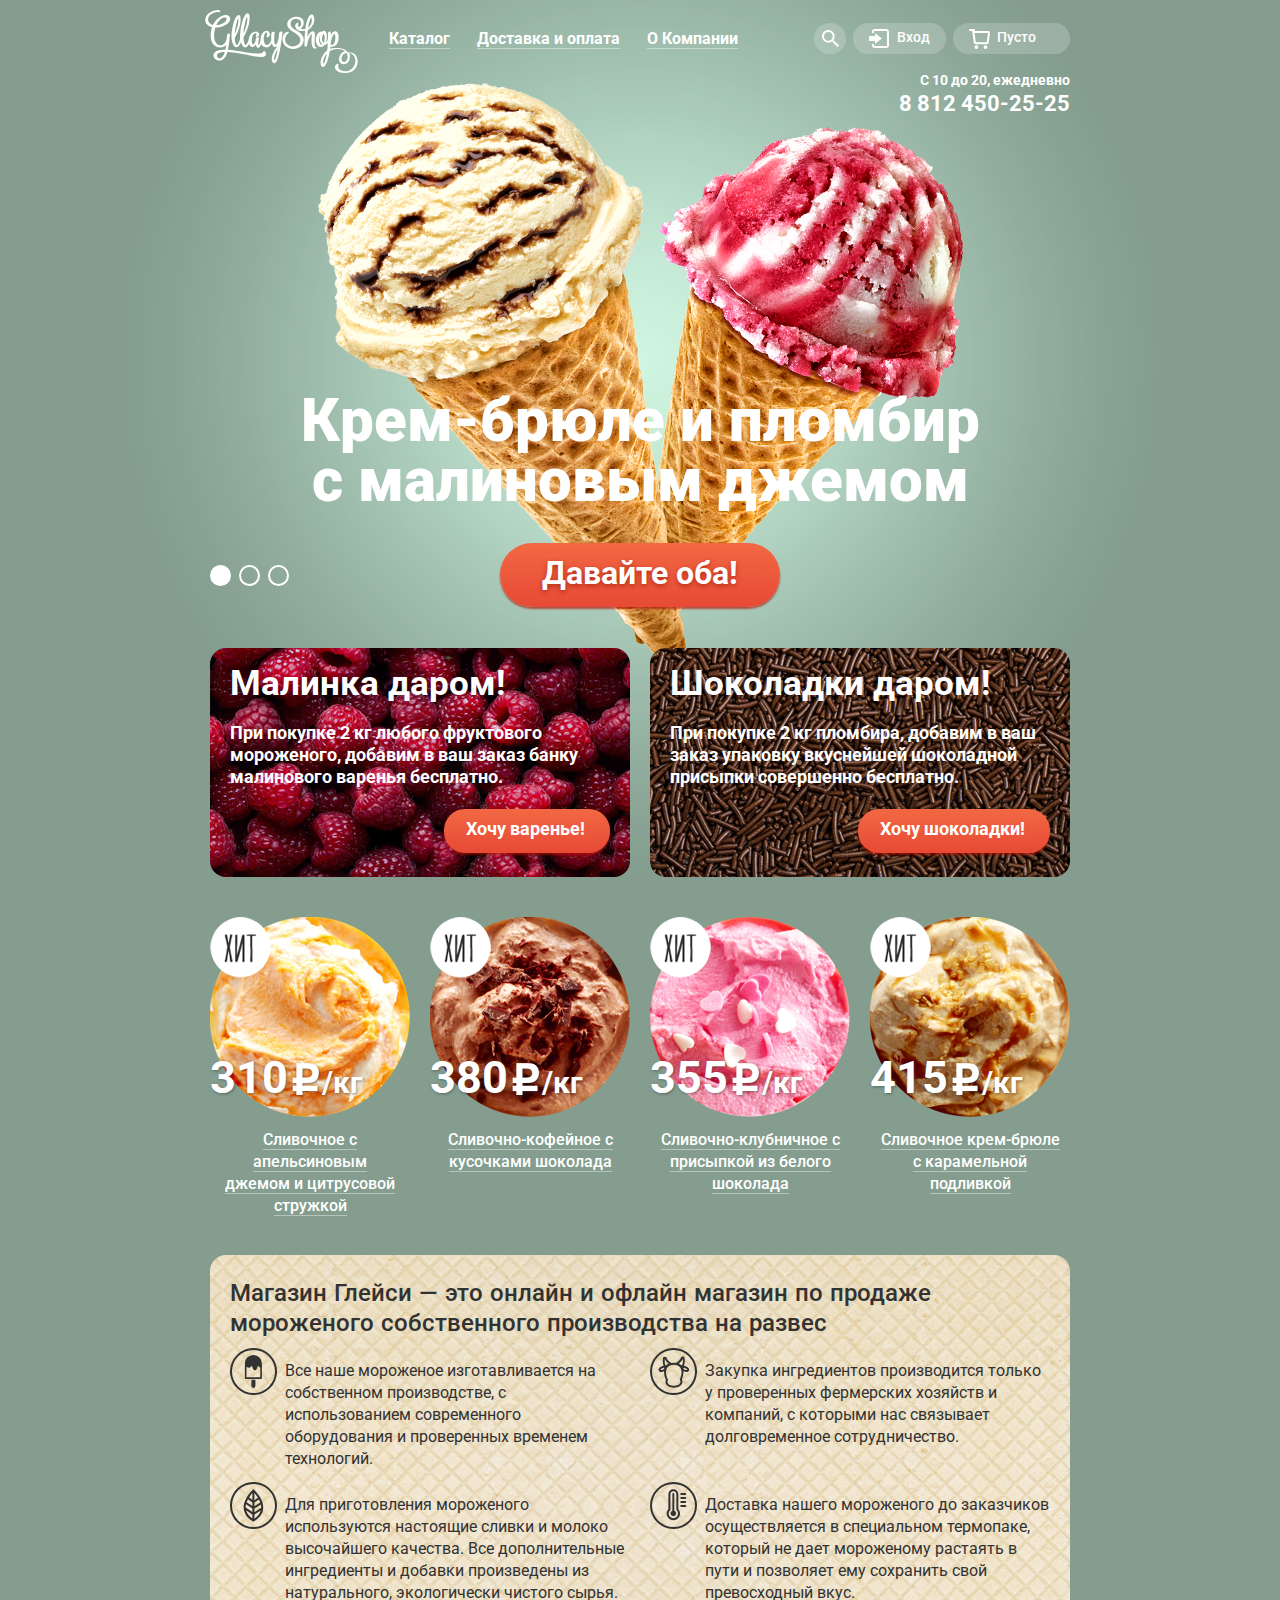
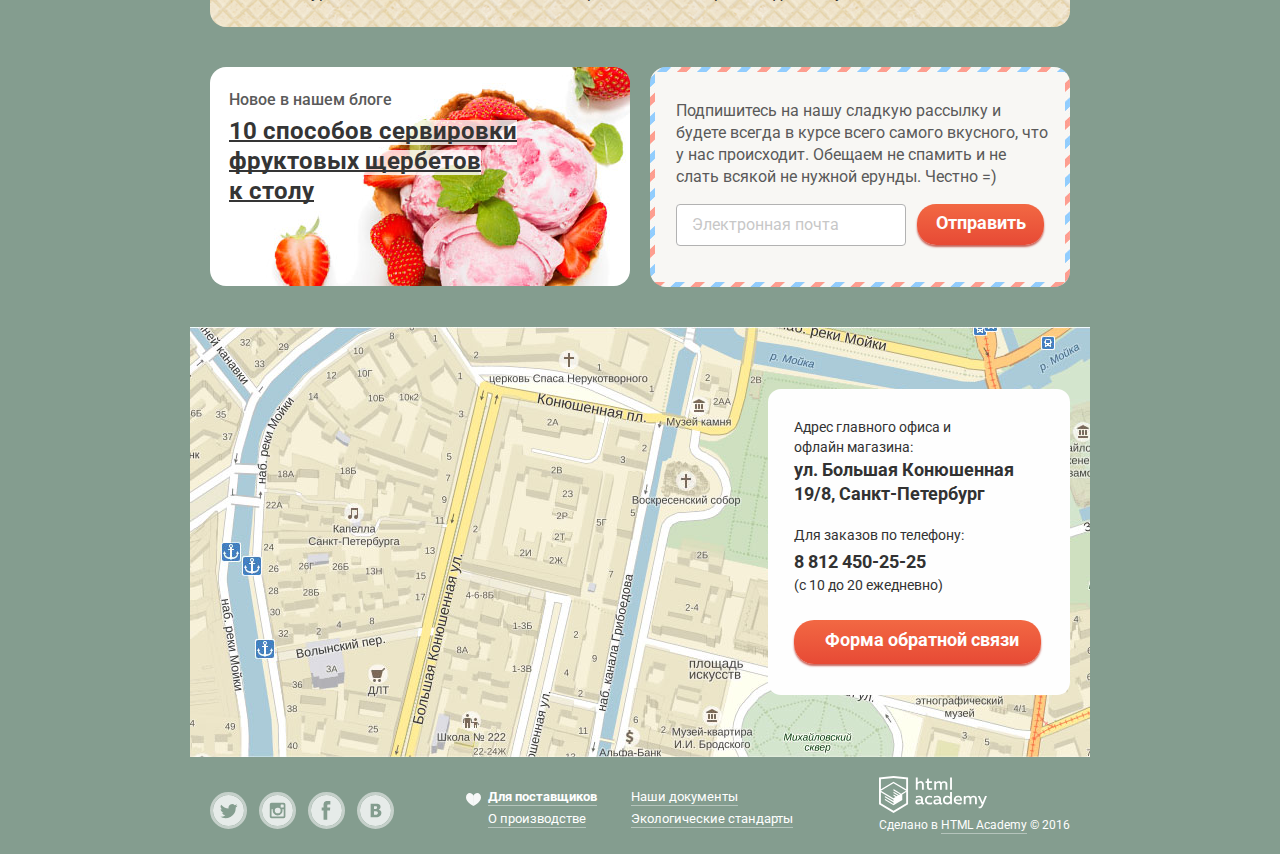
<file: index.html>
<!DOCTYPE html>
<html lang="ru">
  <head>
    <meta charset="utf-8">
    <title>HTML Academy: Глейси</title>
    <link href="css/normalize.css" rel="stylesheet">
    <link href="css/style.css" rel="stylesheet">
    <link href='https://fonts.googleapis.com/css?family=Roboto:400,700,500,900&subset=latin,cyrillic' rel='stylesheet' type='text/css'>
  </head>
  <body>
      <input type="radio" id="btn1" name="toggle" checked>
      <input type="radio" id="btn2" name="toggle">
      <input type="radio" id="btn3" name="toggle">
      <div class="icecream_bg">
        <header class="top_head">
        <section class="container clearfix">
            <div class="logo">
                <img src="img/gllacyshop.svg" width="153" height="63" alt="GllacyShop">
            </div>
            <nav class="main_nav">
                <ul>
                    <li>
                        <a href="#">Каталог</a>
                        <div class="item_list">
                            <p>Новинки</p>
                            <ul>
                                <li><a href="catalog.html">Сливочное</a></li>
                                <li><a href="#">Щербеты</a></li>
                                <li><a href="#">Фруктовый лед</a></li>
                                <li><a href="#">Мелорин</a></li>
                            </ul>
                        </div>
                    </li>
                    <li><a href="#">Доставка и оплата</a></li>
                    <li><a href="#">О Компании</a></li>
                </ul>
            </nav>
            <div class="user_block">
                <ul>
                    <li>
                        <a href="#" class="find">Поиск</a>
                        <div class="find_block">
                            <form class="find_form" action="https://echo.htmlacademy.ru" method="post">
                                <div class="hover_description">
                                    <input type="text" name="find" placeholder="Что ищем?" class="border_prperty_input">
                                    <label for="email">Что ищем?</label>
                                </div>
                            </form>
                        </div>
                    </li>
                    <li>
                        <a href="#" class="enter">Вход</a>
                        <div class="enter_block">
                            <form class="enter_form" action="https://echo.htmlacademy.ru" method="post">
                                <div class="hover_description">
                                    <input type="email" name="email" id="email" placeholder="Электронная почта" class="border_prperty_input">
                                    <label for="email">Электронная почта</label>
                                </div>
                                <div class="hover_description">
                                    <input type="password" name="password" id="password" placeholder="Пароль" class="border_prperty_input">
                                    <label for="password">Пароль</label>
                                </div>
                                <button class="btn" type="submit">Войти</button>
                                <div class="forgotandreg">
                                    <a href="#">Забыли пароль?</a><br>
                                    <a href="#">Новая регистрация</a>
                                </div>
                            </form>
                        </div>
                    </li>
                    <li>
                        <a href="#" class="basket">Пусто</a>
                        <div class="basket_block">
                            <table class="basket_list">
                                <tr class="basket_item">
                                    <td><button type="button" class="close">Х</button></td>
                                    <td>Пломбир с апельсиновым джемом</td>
                                    <td>1,5 кг х <span>200 руб.</span></td>
                                    <td>300 руб.</td>
                                </tr>
                                <tr class="basket_item">
                                    <td><button type="button" class="close">Х</button></td>
                                    <td>Клубничный пломбир с присыпкой из белого шоколада</td>
                                    <td>1,5 кг х <span>300 руб.</span></td>
                                    <td>450 руб.</td>
                                </tr>
                            </table>
                            <p>Итого: 750 руб.</p>
                            <a href="#" class="btn checkout">Оформить заказ</a>
                        </div>
                    </li>
                </ul>
                <b>С 10 до 20, ежедневно</b>
                <em>8 812 450-25-25</em>
            </div>
            <div class="global_offer">
                <div class="slide" id="slide1">
                    <h1>Крем-брюле и пломбир<br> с малиновым джемом</h1>
                    <a href="#" class="btn slide_btn">Давайте оба!</a>
                </div>
                <div class="slide" id="slide2">
                    <h1>Шоколадный пломбир<br> и лимонный сорбет</h1>
                    <a href="#" class="btn slide_btn">Давайте оба!</a>
                </div>
                <div class="slide" id="slide3">
                    <h1>Пломбир с помадкой<br> и клубничный щербет</h1>
                    <a href="#" class="btn slide_btn">Давайте оба!</a>
                </div>
                <div class="slider_controls">
                    <label for="btn1"></label>
                    <label for="btn2"></label>
                    <label for="btn3"></label>
                </div>
            </div>
        </section>
    </header>
    <section class="act_offers container clearfix">
        <div class="l_offer offer">
            <h2>Малинка даром!</h2>
            <p>При покупке 2 кг любого фруктового мороженого, добавим в ваш заказ банку малинового варенья бесплатно.</p>
            <a href="#" class="btn">Хочу варенье!</a>
        </div>
        <div class="r_offer offer">
            <h2>Шоколадки даром!</h2>
            <p>При покупке 2 кг пломбира, добавим в ваш заказ упаковку вкуснейшей шоколадной присыпки совершенно бесплатно.</p>
            <a href="#" class="btn">Хочу шоколадки!</a>
        </div>
    </section>
    <section class="act_prices container">
        <ul>
            <li>
                <div class="icecream_hit">
                    <img src="img/icecream_hit1.png" width="200" height="200" alt="" />
                    <h3>310<b class="ruble"></b><span>/кг</span></h3>
                </div>
                <p><span>Сливочное с апельсиновым джемом и цитрусовой стружкой</span></p>
            </li>
            <li>
                <div class="icecream_hit">
                    <img src="img/icecream_hit2.png" width="200" height="200" alt="" />
                        <h3>380<b class="ruble"></b><span>/кг</span></h3>
                </div>
                <p><span>Сливочно-кофейное с кусочками шоколада</span></p>
            </li>
            <li>
                <div class="icecream_hit">
                    <img src="img/icecream_hit3.png" width="200" height="200" alt="" />
                        <h3>355<b class="ruble"></b><span>/кг</span></h3>
                </div>
                <p><span>Сливочно-клубничное с присыпкой из белого шоколада</span></p>
            </li>
            <li>
                <div class="icecream_hit">
                    <img src="img/icecream_hit4.png" width="200" height="200" alt="" />
                        <h3>415<b class="ruble"></b><span>/кг</span></h3>
                </div>
                <p><span>Сливочное крем-брюле с карамельной подливкой</span></p>
            </li>
        </ul>
    </section>
    <section class="other_info container clearfix">
        <div class="glacy_about">
            <h2>Магазин Глейси  — это онлайн и офлайн магазин по продаже мороженого собственного производства на развес</h2>
            <p>Все наше мороженое изготавливается на собственном производстве, с использованием современного оборудования и проверенных временем технологий.</p>
            <p>Закупка ингредиентов  производится только у проверенных фермерских хозяйств и компаний, с которыми нас связывает долговременное сотрудничество.</p>
            <p>Для приготовления мороженого используются настоящие сливки и молоко высочайшего качества. Все дополнительные ингредиенты и добавки произведены из натурального, экологически чистого сырья. </p>
            <p>Доставка нашего мороженого до заказчиков осуществляется в специальном термопаке, который не дает мороженому растаять в пути и позволяет ему сохранить свой превосходный вкус.</p>
        </div>
        <div class="blog_news">
            <b>Новое в нашем блоге</b>
            <a href="#">
                <span>10  способов сервировки фруктовых щербетов <br>к столу</span>
                <div class="blog_news_border"><span>10  способов сервировки фруктовых щербетов <br>к столу</span></div>
            </a>
        </div>
        <div class="newsletter">
            <div class="white_bg">
                <p>Подпишитесь на нашу сладкую рассылку и будете всегда в курсе всего самого вкусного, что у нас происходит. Обещаем не спамить и не слать всякой не нужной ерунды. Честно =)</p>
                <form class="newsletter-form" action="https://echo.htmlacademy.ru" method="post">
                    <input type="text" name="email" placeholder="Электронная почта">
                    <button type="submit" class="btn">Отправить</button>
                </form>
            </div>
        </div>
    </section>
    <section class="glacy_map">
        <div id="yandex_map"></div>
        <div class="address">
            <div class="address_street">
                <h3>Адрес главного офиса и офлайн магазина:</h3>
                <b>ул. Большая Конюшенная 19/8, Санкт-Петербург</b>
            </div>
            <div class="address_phone">
                <h3>Для заказов по телефону:</h3>
                <b>8 812 450-25-25</b>
                <p>(с 10 до 20 ежедневно)</p>
            </div>
            <a href="feedback.html" class="btn feedback_btn">Форма обратной связи</a>
        </div>
    </section>
    <footer class="main-footer container clearfix">
        <div class="social_wrap">
            <ul>
                <li>
                    <a class="social-btn social-btn-tw" href="#">Твиттер</a>
                </li>
                <li>
                    <a class="social-btn social-btn-inst" href="#">Инстаграм</a>
                </li>
                <li>
                    <a class="social-btn social-btn-fb" href="#">Фейсбук</a>
                </li>
                <li>
                    <a class="social-btn social-btn-vk" href="#">Вконтакте</a>
                </li>
            </ul>
        </div>
        <div class="docs">
            <ul>
                <li><a href="#" class="a_hover suppliers">Для поставщиков</a></li>
                <li><a href="#" class="a_hover">Наши документы</a></li>
                <li><a href="#" class="a_hover">О производстве</a></li>
                <li><a href="#" class="a_hover">Экологические стандарты</a></li>
            </ul>
        </div>
        <div class="copyright">
            <img src="img/htmlacademy_logo.svg" width="108" height="37" alt="HTMLAcademy">
            <p>Сделано в <a href="https://htmlacademy.ru/" class="a_hover">HTML Academy</a> &copy; 2016</p>
        </div>
    </footer>
    <div class="hidden">
        <div class="modal_content">
            <div class="button_wrap">
                <a href="index.html" class="modal_content_close" title="Закрыть">Закрыть</a>
            </div>
            <p>Мы обязательно вам ответим!</p>
            <form class="feedback" action="https://echo.htmlacademy.ru" method="post">
                <div class="hover_description">
                    <input type="text" name="name" placeholder="Как вас зовут?" class="border_prperty_input">
                    <label>Как вас зовут?</label>
                </div>
                <div class="hover_description">
                    <input type="email" name="email" placeholder="Ваша почта для ответа?" class="border_prperty_input">
                    <label>Ваша почта для ответа?</label>
                </div>
                <div class="hover_description">
                    <textarea name="message" placeholder="Напишите что-нибудь..." class="border_prperty_input"></textarea>
                    <label>Напишите что-нибудь...</label>
                </div>
                <div class="submit_wrap">
                    <input type="submit" value="Отправить" class="btn">
                </div>
            </form>
        </div>
        <div class="overlay"></div>
    </div>
    </div>
    <script type="text/javascript" charset="utf-8" async src="https://api-maps.yandex.ru/services/constructor/1.0/js/?sid=hhFhcLqSvJcVbx2JS0uIWhnWqiv-NKTj&amp;width=100%&amp;height=430&amp;lang=ru_RU&amp;sourceType=constructor&amp;scroll=true&amp;id=yandex_map"></script>
    <script src="js/main.js"></script>
  </body>
</html>
</file>
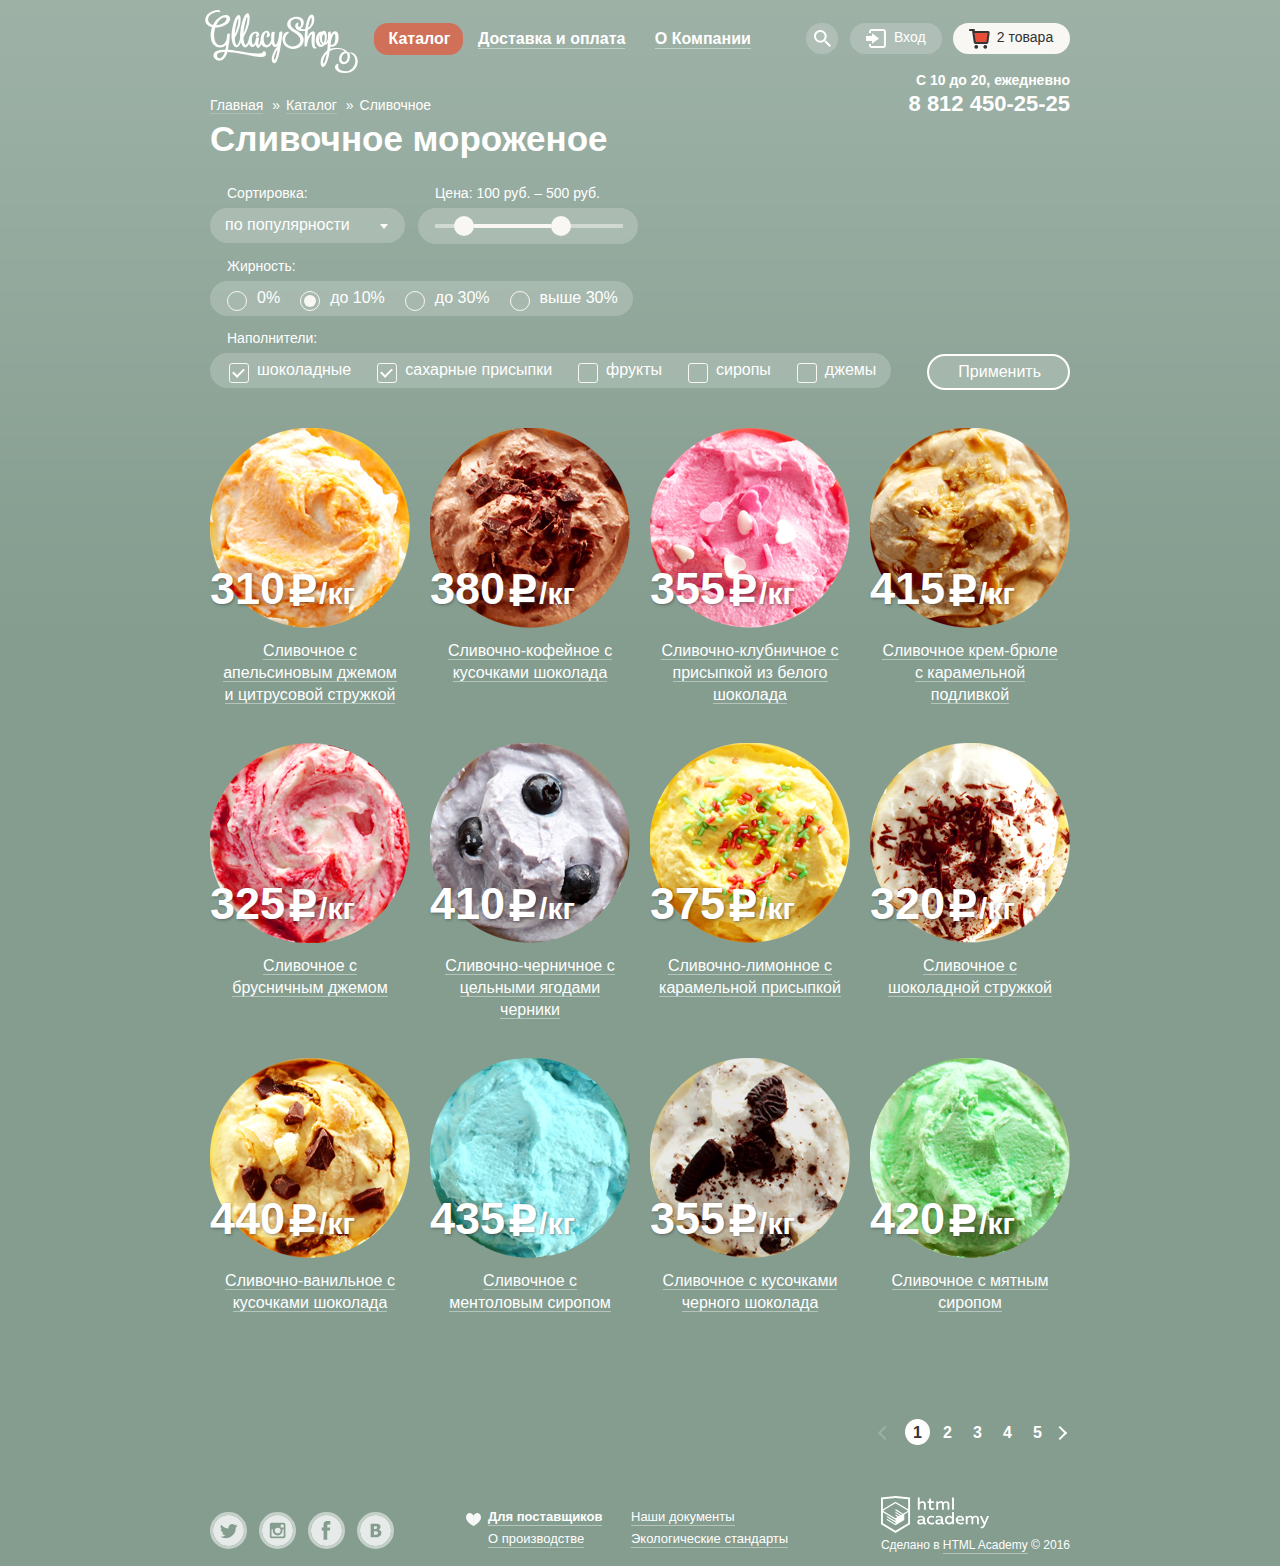
<file: catalog.html>
<!DOCTYPE html>
<html lang="ru">
  <head>
    <meta charset="utf-8">
    <title>HTML Academy: Глейси. Каталог</title>
    <link href="css/normalize.css" rel="stylesheet">
    <link href="css/style.css" rel="stylesheet">
  </head>
  <body class="catalog_html">
      <header class="top_head">
          <section class="container clearfix">
              <div class="logo">
                  <img src="img/gllacyshop.svg" width="153" height="63" alt="GllacyShop">
              </div>
              <nav class="main_nav">
                  <ul>
                      <li class="active">
                          <a href="#">Каталог</a>
                          <div class="item_list">
                              <p>Новинки</p>
                              <ul>
                                  <li class="current"><a href="#">Сливочное</a></li>
                                  <li><a href="#">Щербеты</a></li>
                                  <li><a href="#">Фруктовый лед</a></li>
                                  <li><a href="#">Мелорин</a></li>
                              </ul>
                          </div>
                      </li>
                      <li><a href="#">Доставка и оплата</a></li>
                      <li><a href="#">О Компании</a></li>
                  </ul>
              </nav>
              <div class="user_block">
                  <ul>
                      <li>
                          <a href="#" class="find">Поиск</a>
                          <div class="find_block">
                              <form class="find_form" action="https://echo.htmlacademy.ru" method="post">
                                  <div class="hover_description">
                                      <input type="text" name="find" data-description="Что ищем?" placeholder="Что ищем?" class="border_prperty_input">
                                      <label for="email">Что ищем?</label>
                                  </div>
                              </form>
                          </div>
                      </li>
                      <li>
                          <a href="#" class="enter">Вход</a>
                          <div class="enter_block">
                              <form class="enter_form" action="https://echo.htmlacademy.ru" method="post">
                                  <div class="hover_description">
                                      <input type="email" name="email" id="email" placeholder="Электронная почта" class="border_prperty_input">
                                      <label for="email">Электронная почта</label>
                                  </div>
                                  <div class="hover_description">
                                      <input type="password" name="password" id="password" placeholder="Пароль" class="border_prperty_input">
                                      <label for="password">Пароль</label>
                                  </div>
                                  <button class="btn" type="submit">Войти</button>
                                  <div class="forgotandreg">
                                      <a href="#">Забыли пароль?</a><br>
                                      <a href="#">Новая регистрация</a>
                                  </div>
                              </form>
                          </div>
                      </li>
                      <li>
                          <a href="#" class="basket basket_full">2 товара</a>
                          <div class="basket_block">
                              <table class="basket_list">
                                  <tr class="basket_item">
                                      <td><button type="button" class="close">Х</button></td>
                                      <td>Пломбир с апельсиновым джемом</td>
                                      <td>1,5 кг х <span>200 руб.</span></td>
                                      <td>300 руб.</td>
                                  </tr>
                                  <tr class="basket_item">
                                      <td><button type="button" class="close">Х</button></td>
                                      <td>Клубничный пломбир с присыпкой из белого шоколада</td>
                                      <td>1,5 кг х <span>300 руб.</span></td>
                                      <td>450 руб.</td>
                                  </tr>
                              </table>
                              <p>Итого: 750 руб.</p>
                              <a href="#" class="btn checkout">Оформить заказ</a>
                          </div>
                      </li>
                  </ul>
                  <b>С 10 до 20, ежедневно</b>
                  <em>8 812 450-25-25</em>
              </div>
          </section>
      </header>
      <main class="catalog_icecream container">
          <section class="cat_head clearfix">
              <p><a href="index.html" class="a_hover">Главная</a> »</p>
              <p><a href="#" class="a_hover">Каталог</a> »</p>
              <p><a>Сливочное</a></p>
              <h1>Сливочное мороженое</h1>
              <form id="main_form" action="https://echo.htmlacademy.ru" method="post">
                  <fieldset class="sort" form="main_form">
                      <legend>Сортировка:</legend>
                      <div class="cat_forms">
                          <select name="sort">
                              <option value="popular" id="popular" selected>по популярности</option>
                              <option value="cheap" id="cheap">сначала недорогие</option>
                              <option value="expensive" id="expensive">сначала дорогие</option>
                              <option value="fatsort" id="fatsort">по жирности</option>
                          </select>
                          <label>по популярности</label>
                      </div>
                  </fieldset>
                  <fieldset class="price_range" form="main_form">
                      <legend>Цена: <span class="min_price">100</span> руб. – <span class="max_price">500</span> руб.</legend>
                      <div class="cat_forms">
                          <div class="price_range_horizontal">
                              <div class="price_range_handle"></div>
                              <div class="price_range_between"></div>
                              <div class="price_range_handle"></div>
                          </div>
                      </div>
                  </fieldset>
                  <fieldset class="fat" form="main_form">
                      <legend>Жирность:</legend>
                      <div class="cat_forms">
                          <input type="radio" name="fatcheck" id="fatcheck1" value="0">
                          <input type="radio" name="fatcheck" id="fatcheck2" value="lessthan10" checked>
                          <input type="radio" name="fatcheck" id="fatcheck3" value="lessthan30">
                          <input type="radio" name="fatcheck" id="fatcheck4" value="morethan30">
                          <label for="fatcheck1">0%</label>
                          <label for="fatcheck2">до 10%</label>
                          <label for="fatcheck3">до 30%</label>
                          <label for="fatcheck4">выше 30%</label>
                      </div>
                  </fieldset>
                  <fieldset class="fillers" form="main_form">
                      <legend>Наполнители:</legend>
                      <div class="cat_forms">
                          <input type="checkbox" name="chocolate" id="chocolate" checked>
                          <input type="checkbox" name="sugarsand" id="sugarsand" checked>
                          <input type="checkbox" name="fruits" id="fruits">
                          <input type="checkbox" name="siryps" id="siryps">
                          <input type="checkbox" name="jam" id="jam">
                          <label for="chocolate">шоколадные</label>
                          <label for="sugarsand">сахарные присыпки</label>
                          <label for="fruits">фрукты</label>
                          <label for="siryps">сиропы</label>
                          <label for="jam">джемы</label>
                      </div>
                  </fieldset>
                  <button type="submit" class="cat_forms">Применить</button>
              </form>
          </section>
          <section class="cat_look">
              <ul>
                  <li>
                      <div class="icecream_hit">
                          <img src="img/icecream_hit1.png" width="200" height="200" alt="" />
                          <h3>310<b class="ruble"></b><span>/кг</span></h3>
                      </div>
                      <p><span>Сливочное с апельсиновым джемом и цитрусовой стружкой</span></p>
                      <div class="preview"></div>
                      <div class="btn_hover">
                          <a href="#" class="btn">Быстрый просмотр</a>
                      </div>
                      <div class="shadow"></div>
                  </li>
                  <li>
                      <div class="icecream_hit">
                          <img src="img/icecream_hit2.png" width="200" height="200" alt="" />
                          <h3>380<b class="ruble"></b><span>/кг</span></h3>
                      </div>
                      <p><span>Сливочно-кофейное с кусочками шоколада</span></p>
                      <div class="preview"></div>
                      <div class="btn_hover">
                          <a href="#" class="btn">Быстрый просмотр</a>
                      </div>
                      <div class="shadow"></div>
                  </li>
                  <li>
                      <div class="icecream_hit">
                          <img src="img/icecream_hit3.png" width="200" height="200" alt="" />
                          <h3>355<b class="ruble"></b><span>/кг</span></h3>
                      </div>
                      <p><span>Сливочно-клубничное с присыпкой из белого шоколада</span></p>
                      <div class="preview"></div>
                      <div class="btn_hover">
                          <a href="#" class="btn">Быстрый просмотр</a>
                      </div>
                      <div class="shadow"></div>
                  </li>
                  <li>
                      <div class="icecream_hit">
                          <img src="img/icecream_hit4.png" width="200" height="200" alt="" />
                          <h3>415<b class="ruble"></b><span>/кг</span></h3>
                      </div>
                      <p><span>Сливочное крем-брюле с карамельной подливкой</span></p>
                      <div class="preview"></div>
                      <div class="btn_hover">
                          <a href="#" class="btn">Быстрый просмотр</a>
                      </div>
                      <div class="shadow"></div>
                  </li>
                  <li>
                      <div class="icecream_hit">
                          <img src="img/icecream_hit5.png" width="200" height="200" alt="" />
                          <h3>325<b class="ruble"></b><span>/кг</span></h3>
                      </div>
                      <p><span>Сливочное с брусничным джемом</span></p>
                      <div class="preview"></div>
                      <div class="btn_hover">
                          <a href="#" class="btn">Быстрый просмотр</a>
                      </div>
                      <div class="shadow"></div>
                  </li>
                  <li>
                      <div class="icecream_hit">
                          <img src="img/icecream_hit6.png" width="200" height="200" alt="" />
                          <h3>410<b class="ruble"></b><span>/кг</span></h3>
                      </div>
                      <p><span>Сливочно-черничное с цельными ягодами черники</span></p>
                      <div class="preview"></div>
                      <div class="btn_hover">
                          <a href="#" class="btn">Быстрый просмотр</a>
                      </div>
                      <div class="shadow"></div>
                  </li>
                  <li>
                      <div class="icecream_hit">
                          <img src="img/icecream_hit7.png" width="200" height="200" alt="" />
                          <h3>375<b class="ruble"></b><span>/кг</span></h3>
                      </div>
                      <p><span>Сливочно-лимонное с карамельной присыпкой</span></p>
                      <div class="preview"></div>
                      <div class="btn_hover">
                          <a href="#" class="btn">Быстрый просмотр</a>
                      </div>
                      <div class="shadow"></div>
                  </li>
                  <li>
                      <div class="icecream_hit">
                          <img src="img/icecream_hit8.png" width="200" height="200" alt="" />
                          <h3>320<b class="ruble"></b><span>/кг</span></h3>
                      </div>
                      <p><span>Сливочное с шоколадной стружкой</span></p>
                      <div class="preview"></div>
                      <div class="btn_hover">
                          <a href="#" class="btn">Быстрый просмотр</a>
                      </div>
                      <div class="shadow"></div>
                  </li>
                  <li>
                      <div class="icecream_hit">
                          <img src="img/icecream_hit9.png" width="200" height="200" alt="" />
                          <h3>440<b class="ruble"></b><span>/кг</span></h3>
                      </div>
                      <p><span>Сливочно-ванильное с кусочками шоколада</span></p>
                      <div class="preview"></div>
                      <div class="btn_hover">
                          <a href="#" class="btn">Быстрый просмотр</a>
                      </div>
                      <div class="shadow"></div>
                  </li>
                  <li>
                      <div class="icecream_hit">
                          <img src="img/icecream_hit10.png" width="200" height="200" alt="" />
                          <h3>435<b class="ruble"></b><span>/кг</span></h3>
                      </div>
                      <p><span>Сливочноe с ментоловым сиропом</span></p>
                      <div class="preview"></div>
                      <div class="btn_hover">
                          <a href="#" class="btn">Быстрый просмотр</a>
                      </div>
                      <div class="shadow"></div>
                  </li>
                  <li>
                      <div class="icecream_hit">
                          <img src="img/icecream_hit11.png" width="200" height="200" alt="" />
                          <h3>355<b class="ruble"></b><span>/кг</span></h3>
                      </div>
                      <p><span>Сливочное с кусочками черного шоколада</span></p>
                      <div class="preview"></div>
                      <div class="btn_hover">
                          <a href="#" class="btn">Быстрый просмотр</a>
                      </div>
                      <div class="shadow"></div>
                  </li>
                  <li>
                      <div class="icecream_hit">
                          <img src="img/icecream_hit12.png" width="200" height="200" alt="" />
                          <h3>420<b class="ruble"></b><span>/кг</span></h3>
                      </div>
                      <p><span>Сливочное с мятным сиропом</span></p>
                      <div class="preview"></div>
                      <div class="btn_hover">
                          <a href="#" class="btn">Быстрый просмотр</a>
                      </div>
                      <div class="shadow"></div>
                  </li>
              </ul>
              <div class="paginator">
                  <ul>
                      <li><a class="page prev endoflist"></a></li>
                      <li class="active"><a href="#" class="page">1</a></li>
                      <li><a href="#" class="page">2</a></li>
                      <li><a href="#" class="page">3</a></li>
                      <li><a href="#" class="page">4</a></li>
                      <li><a href="#" class="page">5</a></li>
                      <li><a href="#" class="page next"></a></li>
                  </ul>
              </div>
          </section>
      </main>
      <footer class="main-footer container">
          <div class="social_wrap">
              <ul>
                  <li>
                      <a class="social-btn social-btn-tw" href="#">Твиттер</a>
                  </li>
                  <li>
                      <a class="social-btn social-btn-inst" href="#">Инстаграм</a>
                  </li>
                  <li>
                      <a class="social-btn social-btn-fb" href="#">Фейсбук</a>
                  </li>
                  <li>
                      <a class="social-btn social-btn-vk" href="#">Вконтакте</a>
                  </li>
              </ul>
          </div>
          <div class="docs">
              <ul>
                  <li><a href="#" class="suppliers a_hover">Для поставщиков</a></li>
                  <li><a href="#" class="a_hover">Наши документы</a></li>
                  <li><a href="#" class="a_hover">О производстве</a></li>
                  <li><a href="#" class="a_hover">Экологические стандарты</a></li>
              </ul>
          </div>
          <div class="copyright">
              <img src="img/htmlacademy_logo.svg" width="108" height="37" alt="HTMLAcademy">
              <p>Сделано в <a href="https://htmlacademy.ru/" class="a_hover">HTML Academy</a> &copy; 2016</p>
          </div>
      </footer>
  </body>
</html>
</file>
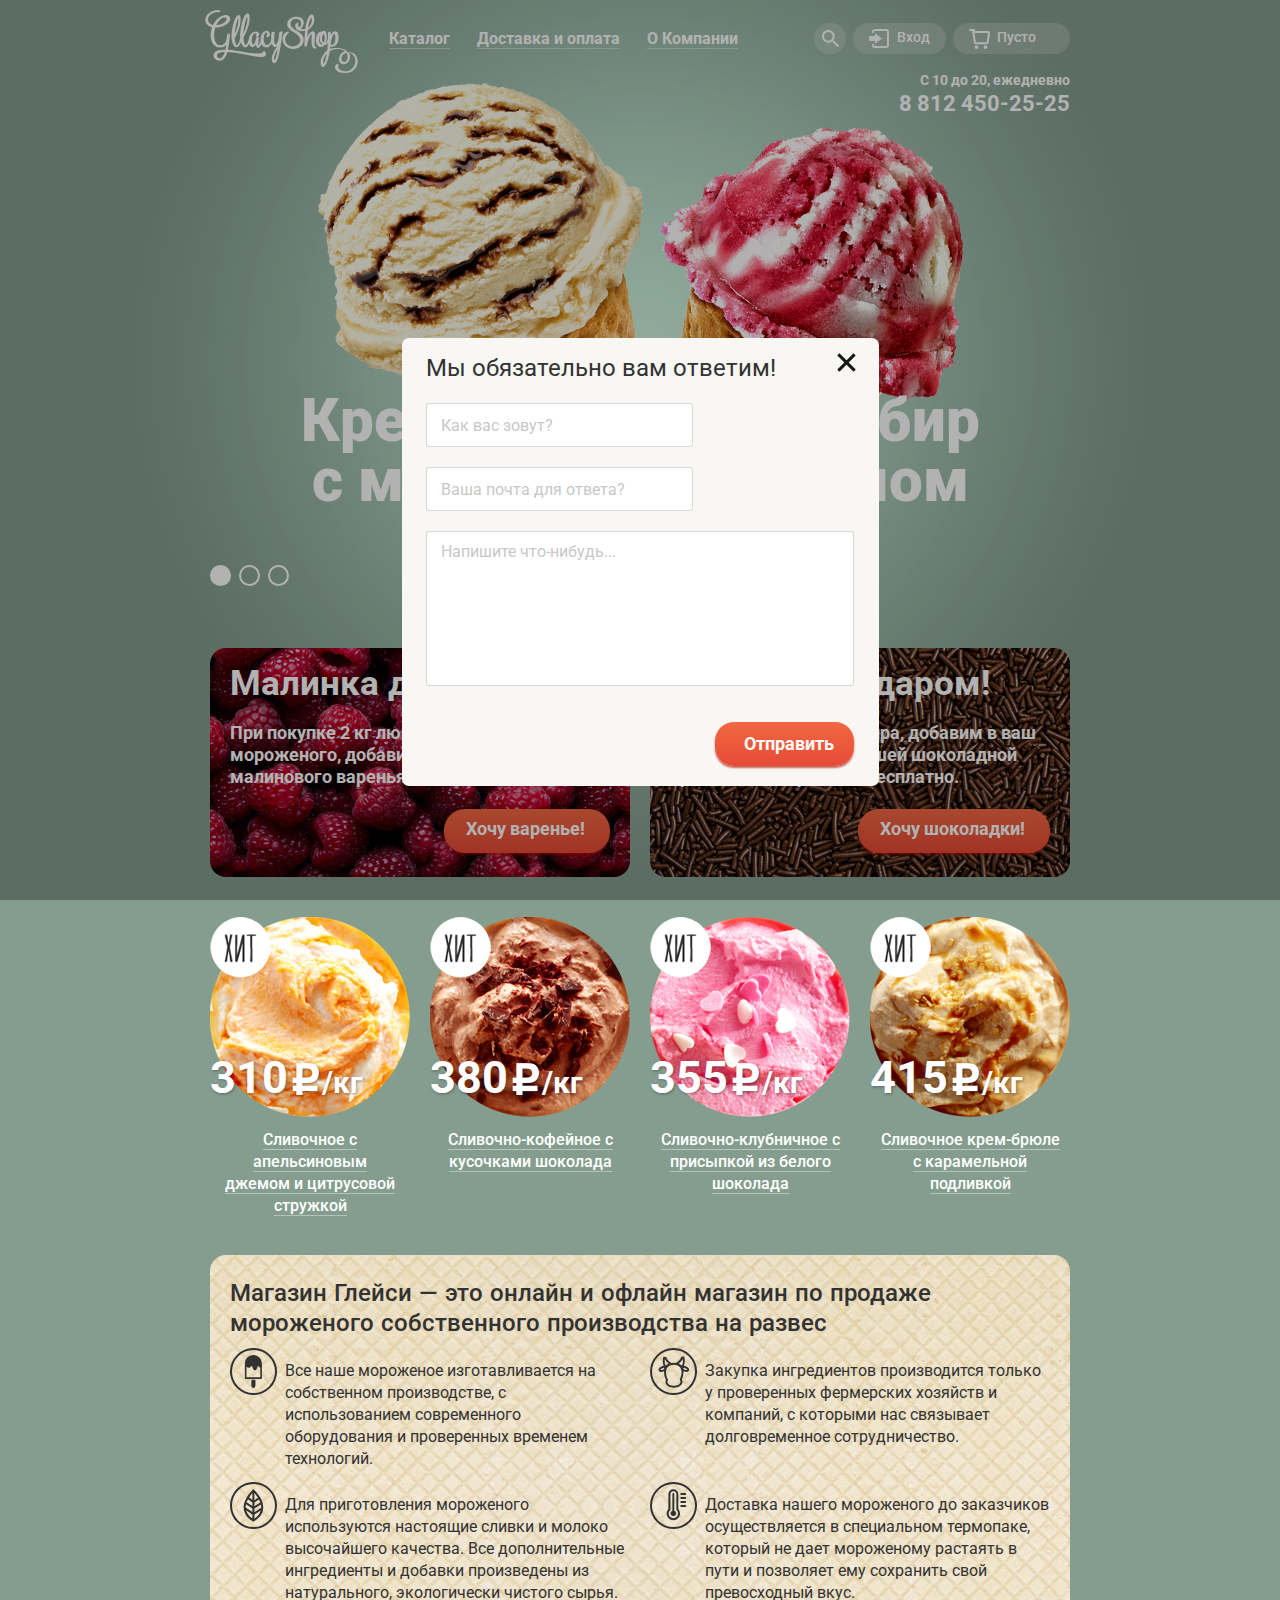
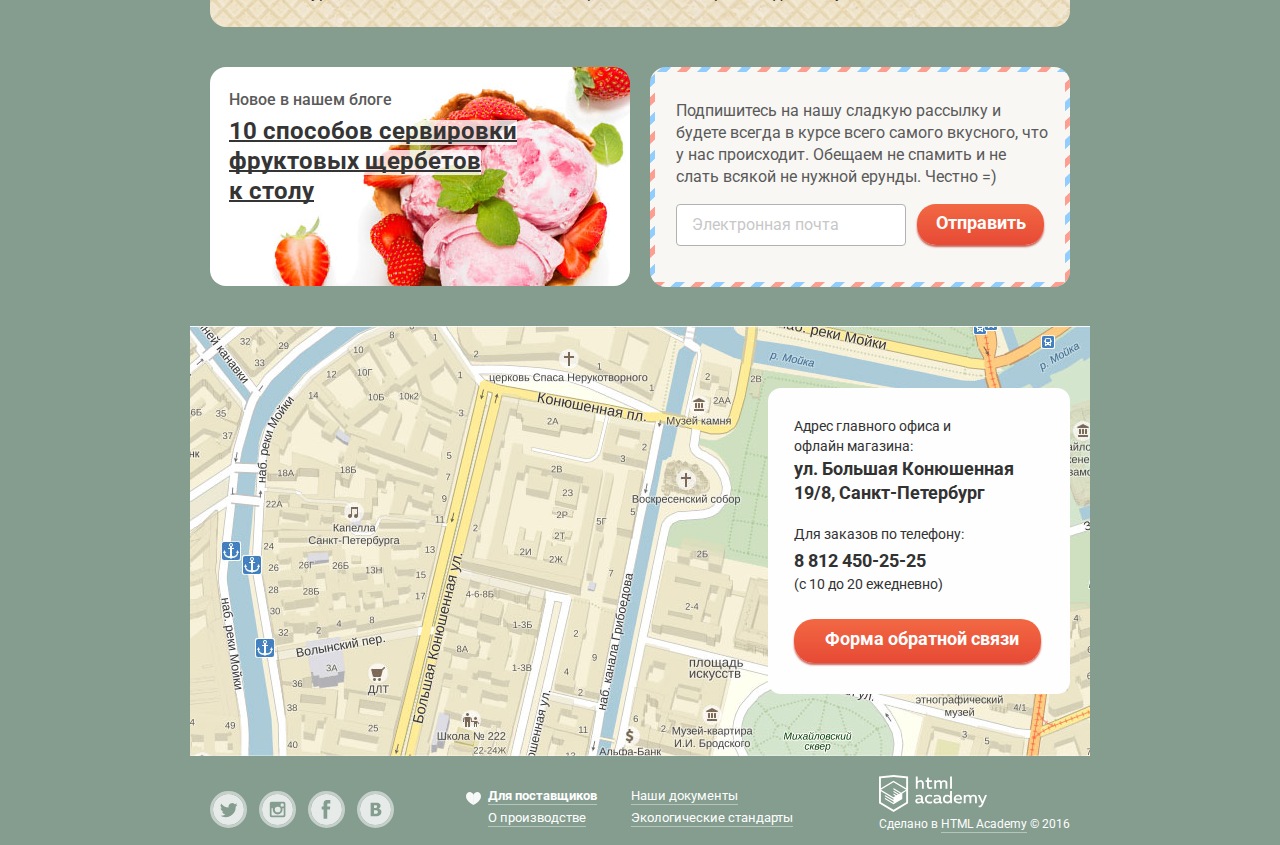
<file: feedback.html>
<!DOCTYPE html>
<html lang="ru">
  <head>
    <meta charset="utf-8">
    <title>HTML Academy: Глейси</title>
    <link href="css/normalize.css" rel="stylesheet">
    <link href="css/style.css" rel="stylesheet">
    <link href='https://fonts.googleapis.com/css?family=Roboto:400,700,500,900&subset=latin,cyrillic' rel='stylesheet' type='text/css'>
  </head>
  <body>
      <input type="radio" id="btn1" name="toggle" checked>
      <input type="radio" id="btn2" name="toggle">
      <input type="radio" id="btn3" name="toggle">
      <div class="icecream_bg">
        <header class="top_head">
        <section class="container">
            <div class="logo">
                <img src="img/gllacyshop.svg" width="153" height="63" alt="GllacyShop">
            </div>
            <nav class="main_nav">
                <ul>
                    <li>
                        <a href="#">Каталог</a>
                        <div class="item_list">
                            <p>Новинки</p>
                            <ul>
                                <li><a href="#">Сливочное</a></li>
                                <li><a href="#">Щербеты</a></li>
                                <li><a href="#">Фруктовый лед</a></li>
                                <li><a href="#">Мелорин</a></li>
                            </ul>
                        </div>
                    </li>
                    <li><a href="#">Доставка и оплата</a></li>
                    <li><a href="#">О Компании</a></li>
                </ul>
            </nav>
            <div class="user_block">
                <ul>
                    <li>
                        <a href="#" class="find">Поиск</a>
                        <div class="find_block">
                            <form class="find_form" action="https://echo.htmlacademy.ru" method="post">
                                <div class="hover_description">
                                    <input type="text" name="find" placeholder="Что ищем?">
                                    <label for="email">Что ищем?</label>
                                </div>
                            </form>
                        </div>
                    </li>
                    <li>
                        <a href="#" class="enter">Вход</a>
                        <div class="enter_block">
                            <form class="enter_form" action="https://echo.htmlacademy.ru" method="post">
                                <div class="hover_description">
                                    <input type="email" name="email" id="email" placeholder="Электронная почта">
                                    <label for="email">Электронная почта</label>
                                </div>
                                <div class="hover_description">
                                    <input type="password" name="password" id="password" placeholder="Пароль">
                                    <label for="password">Пароль</label>
                                </div>
                                <button class="btn" type="submit">Войти</button>
                                <div class="forgotandreg">
                                    <a href="#">Забыли пароль?</a><br>
                                    <a href="#">Новая регистрация</a>
                                </div>
                            </form>
                        </div>
                    </li>
                    <li>
                        <a href="#" class="basket">Пусто</a>
                        <div class="basket_block">
                            <table class="basket_list">
                                <tr class="basket_item">
                                    <td><button type="button" class="close">Х</button></td>
                                    <td>Пломбир с апельсиновым джемом</td>
                                    <td>1,5 кг х <span>200 руб.</span></td>
                                    <td>300 руб.</td>
                                </tr>
                                <tr class="basket_item">
                                    <td><button type="button" class="close">Х</button></td>
                                    <td>Клубничный пломбир с присыпкой из белого шоколада</td>
                                    <td>1,5 кг х <span>300 руб.</span></td>
                                    <td>450 руб.</td>
                                </tr>
                            </table>
                            <p>Итого: 750 руб.</p>
                            <a href="#" class="btn checkout">Оформить заказ</a>
                        </div>
                    </li>
                </ul>
                <b>С 10 до 20, ежедневно</b>
                <em>8 812 450-25-25</em>
            </div>
            <div class="global_offer">
                <div class="slide" id="slide1">
                    <h1>Крем-брюле и пломбир<br> с малиновым джемом</h1>
                    <a href="#" class="btn slide_btn">Давайте оба!</a>
                </div>
                <div class="slide" id="slide2">
                    <h1>Шоколадный пломбир<br> и лимонный сорбет</h1>
                    <a href="#" class="btn slide_btn">Давайте оба!</a>
                </div>
                <div class="slide" id="slide3">
                    <h1>Пломбир с помадкой<br> и клубничный щербет</h1>
                    <a href="#" class="btn slide_btn">Давайте оба!</a>
                </div>
                <div class="slider_controls">
                    <label for="btn1"></label>
                    <label for="btn2"></label>
                    <label for="btn3"></label>
                </div>
            </div>
        </section>
    </header>
    <section class="act_offers container">
        <div class="l_offer offer">
            <h2>Малинка даром!</h2>
            <p>При покупке 2 кг любого фруктового мороженого, добавим в ваш заказ банку малинового варенья бесплатно.</p>
            <a href="#" class="btn">Хочу варенье!</a>
        </div>
        <div class="r_offer offer">
            <h2>Шоколадки даром!</h2>
            <p>При покупке 2 кг пломбира, добавим в ваш заказ упаковку вкуснейшей шоколадной присыпки совершенно бесплатно.</p>
            <a href="#" class="btn">Хочу шоколадки!</a>
        </div>
    </section>
    <section class="act_prices container">
        <ul>
            <li>
                <div class="icecream_hit">
                    <img src="img/icecream_hit1.png" width="200" height="200" alt="" />
                    <h3>310<b class="ruble"></b><span>/кг</span></h3>
                </div>
                <p><span>Сливочное с апельсиновым джемом и цитрусовой стружкой</span></p>
            </li>
            <li>
                <div class="icecream_hit">
                    <img src="img/icecream_hit2.png" width="200" height="200" alt="" />
                        <h3>380<b class="ruble"></b><span>/кг</span></h3>
                </div>
                <p><span>Сливочно-кофейное с кусочками шоколада</span></p>
            </li>
            <li>
                <div class="icecream_hit">
                    <img src="img/icecream_hit3.png" width="200" height="200" alt="" />
                        <h3>355<b class="ruble"></b><span>/кг</span></h3>
                </div>
                <p><span>Сливочно-клубничное с присыпкой из белого шоколада</span></p>
            </li>
            <li>
                <div class="icecream_hit">
                    <img src="img/icecream_hit4.png" width="200" height="200" alt="" />
                        <h3>415<b class="ruble"></b><span>/кг</span></h3>
                </div>
                <p><span>Сливочное крем-брюле с карамельной подливкой</span></p>
            </li>
        </ul>
    </section>
    <section class="other_info container">
        <div class="glacy_about">
            <h2>Магазин Глейси  — это онлайн и офлайн магазин по продаже мороженого собственного производства на развес</h2>
            <p>Все наше мороженое изготавливается на собственном производстве, с использованием современного оборудования и проверенных временем технологий.</p>
            <p>Закупка ингредиентов  производится только у проверенных фермерских хозяйств и компаний, с которыми нас связывает долговременное сотрудничество.</p>
            <p>Для приготовления мороженого используются настоящие сливки и молоко высочайшего качества. Все дополнительные ингредиенты и добавки произведены из натурального, экологически чистого сырья. </p>
            <p>Доставка нашего мороженого до заказчиков осуществляется в специальном термопаке, который не дает мороженому растаять в пути и позволяет ему сохранить свой превосходный вкус.</p>
        </div>
        <div class="blog_news">
            <b>Новое в нашем блоге</b>
            <a href="#">
                <span>10  способов сервировки фруктовых щербетов <br>к столу</span>
                <div class="blog_news_border"><span>10  способов сервировки фруктовых щербетов <br>к столу</span></div>
            </a>

        </div>
        <div class="newsletter">
            <div class="white_bg">
                <p>Подпишитесь на нашу сладкую рассылку и будете всегда в курсе всего самого вкусного, что у нас происходит. Обещаем не спамить и не слать всякой не нужной ерунды. Честно =)</p>
                <form class="newsletter-form" action="https://echo.htmlacademy.ru" method="post">
                    <input type="text" name="email" placeholder="Электронная почта">
                    <button type="submit" class="btn">Отправить</button>
                </form>
            </div>
        </div>
    </section>
    <section class="glacy_map">
        <div class="address">
            <div class="address_street">
                <h3>Адрес главного офиса и офлайн магазина:</h3>
                <b>ул. Большая Конюшенная 19/8, Санкт-Петербург</b>
            </div>
            <div class="address_phone">
                <h3>Для заказов по телефону:</h3>
                <b>8 812 450-25-25</b>
                <p>(с 10 до 20 ежедневно)</p>
            </div>
            <a href="#" class="btn">Форма обратной связи</a>
        </div>
    </section>
    <footer class="main-footer container">
        <div class="social_wrap">
            <ul>
                <li>
                    <a class="social-btn social-btn-tw" href="#">Твиттер</a>
                </li>
                <li>
                    <a class="social-btn social-btn-inst" href="#">Инстаграм</a>
                </li>
                <li>
                    <a class="social-btn social-btn-fb" href="#">Фейсбук</a>
                </li>
                <li>
                    <a class="social-btn social-btn-vk" href="#">Вконтакте</a>
                </li>
            </ul>
        </div>
        <div class="docs">
            <ul>
                <li><a href="#" class="a_hover suppliers">Для поставщиков</a></li>
                <li><a href="#" class="a_hover">Наши документы</a></li>
                <li><a href="#" class="a_hover">О производстве</a></li>
                <li><a href="#" class="a_hover">Экологические стандарты</a></li>
            </ul>
        </div>
        <div class="copyright">
            <img src="img/htmlacademy_logo.svg" width="108" height="37" alt="HTMLAcademy">
            <p>Сделано в <a href="https://htmlacademy.ru/" class="a_hover">HTML Academy</a> &copy; 2016</p>
        </div>
    </footer>
    <div class="modal_content">
            <div class="button_wrap">
                <a href="index.html" class="modal_content_close" title="Закрыть">Закрыть</a>
            </div>
            <p>Мы обязательно вам ответим!</p>
            <form class="feedback" action="https://echo.htmlacademy.ru" method="post">
                <div class="hover_description">
                    <input type="text" name="name" placeholder="Как вас зовут?" class="border_prperty_input">
                    <label>Как вас зовут?</label>
                </div>
                <div class="hover_description">
                    <input type="email" name="email" placeholder="Ваша почта для ответа?" class="border_prperty_input">
                    <label>Ваша почта для ответа?</label>
                </div>
                <div class="hover_description">
                    <textarea name="message" placeholder="Напишите что-нибудь..." class="border_prperty_input"></textarea>
                    <label>Напишите что-нибудь...</label>
                </div>
                <div class="submit_wrap">
                    <input type="submit" value="Отправить" class="btn">
                </div>
            </form>
        </div>
        <div class="overlay"></div>
    </div>
  </body>
</html>
</file>
<file: css/style.css>
body {
    position: relative;
    padding: 0;
    margin: 0;
    font-size: 16px;
    line-height: 22px;
    color: #fff;
    font-weight: normal;
    font-family: "Roboto", "Arial", sans-serif;
    background-color: #849d8f;
}
section,
header,
footer,
nav,
main {
    display: block;
}
h1 {
    font-size: 60px;
    line-height: 60px;
    color: #fff;
    font-weight: normal;
    font-family: "Roboto", "Arial", sans-serif;
}
h2 {
    font-size: 24px;
    line-height: 30px;
    color: #000;
    font-weight: normal;
    font-family: "Roboto", "Arial", sans-serif;
}
ul {
    margin: 0;
    padding: 0;
    list-style-type: none;
}
.container {
    margin: 0 auto;
    width: 860px;
    padding: 0 20px;
}
.clearfix::after {
    content: "";
    display: table;
    clear: both;
}
.btn {
    background: #e84d37;
    background: linear-gradient(to top, #e74a35, #f26843);
    box-shadow: 0 2px 2px 0 rgba(172, 16, 0, 0.64);
    cursor: pointer;
}
.btn:hover {
    background: #f07a63;
    background: linear-gradient(to top, #ec6f5e, #f58669);
}
.btn:active {
    box-shadow: inset 0 2px 2px 0 rgba(172, 16, 0, 0.64);
    background: linear-gradient(to top, #f26843, #e74a35);
}
.a_hover:hover,
.a_hover:active {
    color: #ffbc9e;
}
*.a_hover:hover::after {
    background: rgba(249,172,159,.3);
}
.icecream_bg {
    font-size: 0;
    -webkit-transition: background .5s ease;
    -moz-transition: background .5s ease;
    -o-transition: background .5s ease;
    transition: background .5s ease;
}
.icecream_bg::before,
.icecream_bg::after {
    content: "";
    visibility: hidden;
}
.icecream_bg::before,
.icecream_bg::after {
    background-image: url("../img/icecream_main_bg2.png");
}
.icecream_bg::after {
    background-image: url("../img/icecream_main_bg3.png");
}
.top_head .logo {
    width: 153px;
    height: 63px;
    margin: 0 17px 0 -5px;
    padding-top: 10px;
    display: inline-block;
    vertical-align: top;
}
.catalog_html .logo {
    margin: 0 12px 0 -5px;
}
.item_list {
    display: none;
    z-index: 100;
}
.main_nav {
    display: inline-block;
    vertical-align: top;
    padding-top: 23px;
}
.main_nav > ul > li {
    display: inline-block;
    vertical-align: top;
    transition: all .6s ease;
}
.main_nav > ul > li:first-child {
    position: relative;
}
.main_nav li:hover {
    transition: all .6s ease;
}
.main_nav li:hover > .item_list {
    display: block;
    position: absolute;
    top: 38px;
    width: 143px;
    border-radius: 4px;
    background: #f8f7f4;
    box-shadow: 0 20px 20px 0 rgba(0, 0, 0, .5);
    transition: all .6s ease;
}
.main_nav .item_list ul {
    padding: 2px 0;
}
.main_nav .item_list p {
    padding: 10px 0 0 20px;
    margin: 0;
    font-size: 14px;
    line-height: 16px;
    font-weight: bold;
    color: #323232;
}
.main_nav .item_list p::after {
    display: block;
    content: "";
    height: 1px;
    width: 128px;
    margin: 12px 0 0 -14px;
    background: rgba(50, 50, 50, 0.2);
}
.main_nav .item_list li {
    margin-bottom: 3px;
}
.main_nav .item_list a {
    display: block;
    padding: 6px 0 6px 20px;
    font-size: 14px;
    line-height: 16px;
    color: #323232;
    text-decoration: none;
}
.main_nav .item_list li:hover > a {
    background: #fbded7;
}
.main_nav .item_list li:active > a {
    background: #f6b5a5;
}
.main_nav .item_list li.current > a {
    background: #d07058;
    color: #fff;
}
.main_nav li:last-child {
    margin-right: 0;
}
.main_nav > ul > li > a {
    display: block;
    text-decoration: none;
    padding: 7px 13px 7px 14px;
    font-size: 16px;
    line-height: 18px;
    font-weight: 700;
    font-family: "Roboto", "Arial", sans-serif;
    color: #fff;
    border-radius: 14px;
}
.catalog_html .main_nav > ul > li:nth-child(2) > a {
    padding: 7px 11px 7px 10px;
}
.main_nav > ul > li:hover > a {
    color: #333;
    background: #f7f6f3;
    transition: all 0.6s ease;
}
.main_nav > ul > li:active > a {
    box-shadow: inset 0 2px 1px 0 rgba(105, 105, 105, 1);
    transition: all 0s ease;
}
.main_nav > ul > li > a::after {
    display: block;
    content: "";
    height: 1px;
    background: rgba(255, 255, 255, 0.4);
}
.main_nav > ul > li:hover > a::after {
    display: none;
}
.main_nav > ul > li.active > a::after {
    display: none;
}
.top_head .user_block {
    display: inline-block;
    vertical-align: top;
    float: right;
    width: 265px;
    padding-top: 23px;
}
.find_block,
.enter_block,
.basket_block {
    display: none;
    z-index: 100;
}
.hover_description {
    position: relative;
}
*.border_prperty_input:hover {
    border-width: 2px;
}
*.border_prperty_input::-webkit-input-placeholder,
*.border_prperty_input:-webkit-input-placeholder,
*.border_prperty_input::-moz-placeholder,
*.border_prperty_input:-moz-placeholder,
*.border_prperty_input:-ms-input-placeholder {
    font-weight: normal;
}
*.border_prperty_input:focus {
    border: 2px solid rgba(46,136,228,0.52);
}
*.border_prperty_input+label {
    display: none;
}
*.border_prperty_input:focus+label {
    display: inline-block;
    position: absolute;
    top: -16px;
    left: 15px;
    font-size: 11px;
    line-height: 13px;
    color: #5b9ddf;
}
.user_block {
    text-align: right;
}
.user_block li {
    display: inline-block;
    vertical-align: top;
    position: relative;
    margin-right: 7px;
}
.user_block li:last-child {
    margin-right: 0;
}
.user_block ul > li > a {
    display: block;
    padding: 6px 0 9px 0;
    text-align: center;
    font-size: 14px;
    line-height: 16px;
    font-weight: 500;
    font-family: "Roboto", "Arial", sans-serif;
    color: #fff;
    text-decoration: none;
    border-radius: 17px;
}
@media screen and (min-width:0\0) {
    .user_block .find {
        height: 16px;
    }
}
.user_block .find {
    width: 32px;
    font-size: 0;
    background: rgba(255,255,255,0.2) url("../img/magnifer_icon.svg") 50% 50% no-repeat;
}
.user_block .find:hover {
    background: #f8f7f4 url("../img/magnifer_black.svg") 50% 50% no-repeat;
    transition: all .6s;
}
.user_block {
    transition: all 1s ease;
}
.user_block li {
    transition: all 1s ease;
}
.user_block li > .find_block {
    transition: all 1s ease;
}
.user_block li:hover > .find_block {
    display: block;
    position: absolute;
    right: 0;
    top: 36px;
    height: 64px;
    padding: 20px 15px 0 16px;
    border-radius: 4px;
    background: #f8f7f4;
    box-shadow: 0 20px 20px 0 rgba(0, 0, 0, .5);
    transition: all .6s ease;
}
.find_form {
    width: 100%;
    height: 100%;
}
.find_block .hover_description input {
    box-sizing: border-box;
    width: 311px;
    height: 44px;
    padding: 0 0 1px 14px;
    font-size: 16px;
    font-weight: bold;
    line-height: 24px;
    color: #323232;
    border-radius: 4px;
    border: 1px solid #d3d3d2;
}
.user_block li:hover > .enter_block {
    display: block;
    position: absolute;
    right: 0;
    top: 36px;
    padding: 20px 17px 18px 19px;
    font-size: 0;
    text-align: left;
    border-radius: 4px;
    background: #f8f7f4;
    box-shadow: 0 20px 20px 0 rgba(0, 0, 0, .5);
    transition: all .6s;
}
.enter_block input {
    box-sizing: border-box;
    width: 241px;
    height: 44px;
    margin-bottom: 20px;
    padding: 0 0 1px 14px;
    font-size: 16px;
    line-height: 24px;
    font-weight: bold;
    color: #323232;
    border-radius: 4px;
    border: 1px solid #d3d3d2;
}
.forgotandreg,
.enter_block button {
    display: inline-block;
    vertical-align: top;
}
.enter_block button {
    border: none;
    margin-right: 20px;
    padding: 10px 25px 10px 25px;
    font-size: 18px;
    line-height: 24px;
    color: #fefefe;
    font-weight: 700;
    border-radius: 18px;
    box-shadow: 0 1px 2px 0 #ac1000;
}
.enter_block a {
    display: inline-block;
    vertical-align: top;
    font-size: 13px;
    line-height: 12px;
    color: #323232;
    font-weight: 400;
    text-decoration: none;
}
.enter_block a::after {
    display: block;
    content: "";
    height: 1px;
    background: rgba(0, 0, 0, 0.3);
}
.forgotandreg {
    padding-top: 4px;
}
.user_block .enter {
    padding-left: 44px;
    padding-right: 16px;
    background: rgba(255,255,255,0.2) url("../img/enter_icon.svg") 16px 50% no-repeat;
    transition: all .6s;
}
.user_block .enter:hover {
    color: #323232;
    background: #f8f7f4 url("../img/enter_black.svg") 16px 50% no-repeat;
}
.user_block .basket {
    box-sizing: border-box;
    width: 117px;
    padding-left: 10px;
    background: rgba(255,255,255,0.2) url("../img/basket_icon.svg") 16px 50% no-repeat;
    transition: all .6s;
}
.basket.basket_full {
    padding-left: 27px;
    color: #323232;
    background: #f8f7f4 url("../img/basket_full_icon.png") 16px 50% no-repeat;
}
.user_block .basket:hover {
    color: #323232;
    background: #f8f7f4 url("../img/basket_full_icon.png") 16px 50% no-repeat;
}
.user_block li:hover > .basket_block {
    display: block;
    position: absolute;
    right: 0;
    top: 36px;
    padding: 20px 14px 20px 21px;
    text-align: right;
    border-radius: 4px;
    background: #f8f7f4;
    box-shadow: 0 20px 20px 0 rgba(0, 0, 0, .5);
    transition: all .6s;
}
.basket_list {
    position: relative;
    width: 505px;
}
.basket_list:after {
    display: block;
    content: "";
    position: absolute;
    bottom: -5px;
    left: -5px;
    height: 1px;
    width: 510px;
    background: #cacac7;
}
.basket_block tr {
    height: 53px;
}
.basket_block td {
    padding-top: 11px;
    font-size: 13px;
    line-height: 16px;
    color: #323232;
    text-align: left;
    vertical-align: top;
}
.basket_item td:nth-of-type(1) {
    width: 20px;
}
.basket_item:nth-last-child(1) td:nth-of-type(2) {
    background: url("../img/icecream_little1.png") no-repeat;
}
.basket_item td:nth-of-type(1) button {
    padding: 0;
    border: none;
    background: transparent;
}
.basket_item td:nth-of-type(2) {
    width: 235px;
    padding-left: 47px;
}
.basket_item:nth-last-child(2) td:nth-of-type(2) {
    background: url("../img/icecream_little2.png") no-repeat;
}
.basket_item td:nth-of-type(3) {
    width: 103px;
    padding-left: 19px;
    padding-right: 23px;
}
.basket_item td:nth-of-type(3) span {
    color: #999;
}
.basket_item td:nth-of-type(4) {
    width: 63px;
    text-align: left;
}
.basket_block p {
    margin-top: 15px;
    font-size: 15px;
    line-height: 18px;
    font-weight: 700;
    color: #333;
    text-align: right;
}
.checkout {
    display: inline-block;
    padding: 10px 14px;
    font-size: 18px;
    line-height: 24px;
    font-weight: 700;
    text-decoration: none;
    border-radius: 20px;
    color: #fefefe;
    box-shadow: 0 1px 2px 0 #ac1000;
}
.user_block b {
    display: block;
    margin-top: 18px;
    margin-bottom: 4px;
    font-size: 14px;
    line-height: 16px;
    font-weight: 700;
    font-family: "Roboto", "Arial", sans-serif;
    color: #fff;
    text-align: right;
}
.user_block em {
    font-size: 22px;
    line-height: 24px;
    font-style: normal;
    font-weight: 700;
    font-family: "Roboto", "Arial", sans-serif;
}
.global_offer {
    position: relative;
    margin-top: 317px;
    padding-bottom: 41px;
    text-align: center;
}
/*Стили для chrome и opera*/
@media all and (-webkit-min-device-pixel-ratio:0) and (min-resolution: .001dpcm) {
    .global_offer {
        margin-top: 318px;
    }
}
.global_offer .slide {
    display: none;
}
.global_offer h1 {
    width: 700px;
    margin: 0 auto;
    font-size: 60px;
    line-height: 60px;
    font-weight: 900;
    font-family: "Roboto", "Arial", sans-serif;
}
body input[type="radio"] {
    display: none;
}
#btn1:checked ~ .icecream_bg #slide1,
#btn2:checked ~ .icecream_bg #slide2,
#btn3:checked ~ .icecream_bg #slide3 {
    display: block;
}
#btn1:checked ~ .icecream_bg {
    background: #849d8f url("../img/icecream_main_bg.png") no-repeat top center;
}
#btn2:checked ~ .icecream_bg {
    background: #8996a6 url("../img/icecream_main_bg2.png") no-repeat top center;
}
#btn3:checked ~ .icecream_bg {
    background: #9d8b84 url("../img/icecream_main_bg3.png") no-repeat top center;
}
.slider_controls {
    position: absolute;
    left: 0;
    bottom: 61px;
    display: inline-block;
    vertical-align: top;
    margin-top: 3px;
}
.slider_controls label {
    display: inline-block;
    vertical-align: top;
    margin-right: 8px;
    width: 17px;
    height: 17px;
    border: 2px solid #fff;
    border-radius: 50%;
    cursor: pointer;
}
.slider_controls label:hover {
    background: rgba(248, 247, 244, 0.4);
}
#btn1:checked ~ .icecream_bg label[for="btn1"],
#btn2:checked ~ .icecream_bg label[for="btn2"],
#btn3:checked ~ .icecream_bg label[for="btn3"] {
    background: #fff;
}
.global_offer .slide_btn {
    display: inline-block;
    vertical-align: top;
    text-decoration: none;
    margin-top: 32px;
    padding: 8px 42px 12px 42px;
    color: #fff;
    font-size: 32px;
    line-height: 44px;
    font-weight: 700;
    font-family: "Roboto", "Arial", sans-serif;
    text-shadow: 0 2px 5px rgba(160, 32, 11, 0.76);
    border-radius: 35px;
}
.act_offers {
    font-size: 0;
}
.offer {
    width: 380px;
    display: inline-block;
    vertical-align: top;
    margin-bottom: 40px;
    padding: 15px 20px 71px 20px;
}
.offer h2 {
    margin: 0;
    font-size: 35px;
    line-height: 41px;
    font-weight: 700;
    color:#fff;
}
.offer p {
    font-size: 18px;
    line-height: 22px;
    font-weight: 700;
    color:#fff;
}
.offer a {
    display: inline-block;
    vertical-align: top;
    position: absolute;
    right: 20px;
    bottom: 24px;
    text-decoration: none;
    padding: 8px 25px 12px 22px;
    color: #fff;
    font-size: 18px;
    line-height: 24px;
    font-weight: 700;
    border-radius: 21px;
}
.l_offer {
    position: relative;
    border-radius: 16px;
    background: #3b0003 url("../img/raspberry_bg.png") repeat-y;
}
.r_offer {
    position: relative;
    float: right;
    border-radius: 16px;
    background: #43281d url("../img/chocolate_bg.png") repeat-y;
}
.act_prices {
    padding-bottom: 38px;
}
.act_prices ul,
.cat_look ul {
    font-size: 0;
}
.act_prices > ul > li,
.cat_look > ul > li {
    position: relative;
    display: inline-block;
    vertical-align: top;
    margin-right: 20px;
    width:200px;
}
/*Стили для сафари*/
.act_prices > ul > li::-moz-svg-foreign-content, :root .act_prices > ul > li,
.cat_look > ul > li::-moz-svg-foreign-content, :root .cat_look > ul > li {
    margin-right: 12px;
}
@media \\0 screen {
    .act_prices > ul > li,
    .cat_look > ul > li {
        margin-right: 16px;
    }
}
.act_prices li:nth-child(4n),
.cat_look li:nth-child(4n) {
    margin-right: 0;
}
.act_prices li:nth-child(4n)::-moz-svg-foreign-content, :root .act_prices li:nth-child(4n),
.cat_look li:nth-child(4n)::-moz-svg-foreign-content, :root .cat_look li:nth-child(4n) {
    margin-right: 0;
}
@media \\0 screen {
    .act_prices li:nth-child(4n),
    .cat_look li:nth-child(4n) {
        margin-right: 0;
    }
}
.act_prices .icecream_hit,
.cat_look .icecream_hit {
    position: relative;
    width: 200px;
    height: 200px;
    border-radius: 50%;
}
.act_prices .icecream_hit::before {
    display: block;
    content: "";
    position: absolute;
    width: 61px;
    height: 61px;
    background: url("../img/hit.png") no-repeat;
}
.icecream_hit {
    z-index: 200;
}
.icecream_hit h3 {
    margin: -73px 0 0 0;
    font-size: 45px;
    line-height: 45px;
    font-weight: 700;
    color: #fff;
    text-shadow: 1px 1px 3px rgba(49, 50, 53, 0.50);
}
.icecream_hit h3 .ruble {
    display: inline-block;
    vertical-align: top;
    width: 31px;
    height: 36px;
    margin: 7px 0 0 3px;
    background: url("../img/ruble.png");
}
.icecream_hit h3 span {
    font-size: 30px;
    line-height: 45px;
}
.act_prices p,
.cat_look p {
    max-width: 182px;
    padding-left: 9px;
    margin: 12px 0 0 0;
    font-size: 16px;
    line-height: 22px;
    text-align: center;
    font-weight: 500;
}
.act_prices p span,
.cat_look p span {
    border-bottom: 1px solid rgba(255, 255, 255, 0.4);
}
.cat_look > ul > li {
    height: 315px;
}

.cat_look > ul > li:hover .shadow {
    position: absolute;
    top: -10px;
    left: -10px;
    width: 220px;
    height: 362px;
    background: transparent;
    box-shadow: 0 0 20px 20px rgba(0, 0, 0, .03);
}
.cat_look > ul > li:hover .preview {
    z-index: 100;
    position: absolute;
    top: -10px;
    left: -10px;
    width: 220px;
    height: 301px;
    text-align: center;
    border-radius: 4px 4px 0 0;
    background: rgba(255,255,255,.3);
    transition: all .4s ease;
}
.cat_look > ul > li:hover .btn_hover {
    position: absolute;
    top: 291px;
    left: -10px;
    z-index: 300;
    width: 220px;
    height: 61px;
    text-align: center;
    border-radius: 0 0 4px 4px;
    background: rgba(255,255,255,.3);
    transition: all .4s ease;
}
.cat_look > ul > li:hover .btn_hover a {
    z-index: 300;
    display: inline-block;
    padding: 10px 13px 10px 13px;
    font: 18px/24px "Roboto", sans-serif;
    font-weight: bold;
    color: #fefefe;
    text-decoration: none;
    border-radius: 16px;
}

.other_info {
    margin-bottom: 40px;
    font-size: 0;
}
.glacy_about {
    width: 820px;
    margin-bottom: 40px;
    padding: 3px 20px 7px 20px;
    font-size: 0;
    border-radius: 16px;
    background: #ebddbe url("../img/wafer_bg.png") repeat-y;
}
.glacy_about h2 {
    margin-bottom: 9px;
    font-size: 24px;
    line-height: 30px;
    font-weight: 500;
    color: #323232;
    word-spacing: 1px;
}
.glacy_about p {
    display: inline-block;
    vertical-align: top;
    max-width: 344px;
    margin-top: 1px;
    padding: 12px 0 0 55px;
    font-size: 16px;
    line-height: 22px;
    font-weight: 400;
    color: #323232;
}
.glacy_about p:nth-of-type(1) {
    margin-bottom: 11px;
    background: url("../img/icecream_icon.svg") no-repeat;
}
.glacy_about p:nth-of-type(2) {
    margin-bottom: 11px;
    background: url("../img/cow_icon.svg") no-repeat;
}
.glacy_about p:nth-of-type(3) {
    background: url("../img/leaf_icon.svg") no-repeat;
}
.glacy_about p:nth-of-type(4) {
    background: url("../img/thermometer_icon.svg") no-repeat;
}
.glacy_about p:nth-of-type(2n-1) {
    margin-right: 21px;
}
/*Стили для сафари*/
.glacy_about p:nth-of-type(2n-1)::-moz-svg-foreign-content,
:root .glacy_about p:nth-of-type(2n-1) {
    margin-right: 18px;
}
@media \\0 screen {
    .glacy_about p:nth-of-type(2n-1) {
        margin-right: 18px;
    }
}
.blog_news {
    display: inline-block;
    vertical-align: top;
    width: 381px;
    padding: 22px 20px 80px 19px;
    border-radius: 16px;
    background: #fff url("../img/strawberry_bg.jpg") repeat-y;
}
.blog_news b {
    font-size: 16px;
    line-height: 22px;
    font-weight: 500;
    color: #5a5a5a;
}
.blog_news a {
    position: relative;
    display: block;
    width: 295px;
    font-size: 24px;
    line-height: 30px;
    font-weight: 700;
    text-decoration: none;
    color: #353535;
}
.blog_news a span {
    background: linear-gradient(to bottom, transparent 9%, rgba(255, 255, 255, 0.8) 9%);
}
.blog_news_border {
    position: absolute;
    top: -5px;
    display: block;
    width: 295px;
    font-size: 24px;
    line-height: 30px;
    font-weight: 700;
    text-decoration: none;
    color: transparent;
    background: transparent;
}
.blog_news .blog_news_border span {
    border-bottom: 2px solid #353535;
    background: transparent;
}
.newsletter {
    display: inline-block;
    vertical-align: top;
    float: right;
    width: 410px;
    padding: 5px;
    border-radius: 16px;
    background: #fff url("../img/envelope_bg.jpg") repeat;
}
.white_bg {
    padding: 28px 15px 36px 21px;
    background: #f8f7f4;
}
.newsletter p {
    margin-top: 0;
    margin-bottom: 16px;
    font-size: 16px;
    line-height: 22px;
    font-weight: 400;
    color: #5a5a5a;
}
.newsletter-form input{
    width: 211px;
    height: 38px;
    margin-right: 11px;
    padding-left: 15px;
    font-size: 16px;
    line-height: 24px;
    color: #999;
    border-radius: 4px;
    border: 1px solid #b2b2b2;
    box-shadow: none;
}
.newsletter-form button {
    display: inline-block;
    vertical-align: top;
    border: none;
    padding: 7px 18px 10px 19px;
    font-size: 18px;
    line-height: 24px;
    font-weight: bold;
    color: #fefefe;
    border-radius: 19px;
    background: #e84d37;
    background: linear-gradient(to top, #e74a35,#f26843);
    box-shadow: 0 2px 2px 0 rgba(172, 16, 0, 0.64);
}
.glacy_map {
    position: relative;
    width: 900px;
    height: 430px;
    margin: 0 auto;
    background: #e0dccf url("../img/map_bg.jpg") no-repeat;
}
.glacy_map .address {
    position: absolute;
    top: 62px;
    right: 20px;
    width: 250px;
    padding: 28px 26px 31px 26px;
    border-radius: 13px;
    background: #fefefe;
}
.address_street {
    margin-bottom: 11px;
}
@media all and (-webkit-min-device-pixel-ratio:0) and (min-resolution: .001dpcm) {
    .address_street {
        margin-bottom: 14px;
    }
}
.glacy_map .address h3 {
    width: 173px;
    margin: 0 0 6px 0;
    font-size: 14px;
    line-height: 20px;
    color: #323232;
    font-weight: 400;
}
.glacy_map .address b {
    font-size: 18px;
    line-height: 13px;
    font-weight: 700;
    color: #323232;
}
.glacy_map .address p {
    margin: 0;
    font-size: 14px;
    line-height: 12px;
    font-weight: 400;
    color: #323232;
}
.glacy_map .address a {
    display: inline-block;
    vertical-align: top;
    text-decoration: none;
    margin-top: 29px;
    padding: 8px 22px 12px 31px ;
    font-size: 18px;
    line-height: 24px;
    font-weight: 700;
    color: #fefefe;
    border-radius: 20px;
}
.glacy_map .address_phone b {
    line-height: 21px;
}
.main-footer {
    padding: 19px 0 8px 0;
    font-size: 0;
}
.social_wrap,
.docs,
.copyright {
    display: inline-block;
    vertical-align: top;
}
.social_wrap {
    margin: 16px 94px 0 0;
}
.social_wrap li {
    display: inline-block;
    vertical-align: top;
    margin-right: 12px;
}
.social_wrap li:last-child {
    margin-right: 0;
}
.social_wrap li a {
    display: block;
    width: 31px;
    height: 31px;
    border: 3px solid #c5d0ca;
    border-radius: 50%;
    text-decoration: none;
}
.social_wrap li:first-child a {
    background: url("../img/twitter.svg") no-repeat;
}
.social_wrap li:first-child:hover a {
    background: url("../img/twitter_white.svg") no-repeat;
}
.social_wrap li:nth-child(2) a {
    background: url("../img/instagram.svg") no-repeat;
}
.social_wrap li:nth-child(2):hover a {
    background: url("../img/instagram_white.svg") no-repeat;
}
.social_wrap li:nth-child(3) a {
    background: url("../img/facebook.svg") no-repeat;
}
.social_wrap li:nth-child(3):hover a {
    background: url("../img/facebook_white.svg") no-repeat;
}
.social_wrap li:nth-child(4) a {
    background: url("../img/vkontakte.svg") no-repeat;
}
.social_wrap li:nth-child(4):hover a {
    background: url("../img/vkontakte_white.svg") no-repeat;
}
.social_wrap li:active a {
    box-shadow: inset 0 2px 1px 0 #696969;
}
.docs {
    width: 340px;
    margin: 12px 0 0 0;
}
.docs li {
    display: inline-block;
    vertical-align: top;
    width: 170px;
}
.docs li:first-child {
    position: relative;
}
.docs li:first-child::before {
    position: absolute;
    top: 5px;
    left: -22px;
    display: block;
    content: "";
    width: 15px;
    height: 13px;
    background: url("../img/heart_icon.svg") no-repeat;
}
.docs li:nth-child(2n-1) {
    width: 143px;
}
.docs li a {
    display: inline-block;
    vertical-align: top;
    text-decoration: none;
    font-size: 13px;
    line-height: 18px;
    color: #fff;
}
.docs li a::after {
    display: block;
    content: "";
    height: 1px;
    margin-top: -1px;
    background: rgba(255, 255, 255, 0.4);
}
.docs li:first-child a {
    font-weight: 700;
}
.copyright {
    float: right;
}
.copyright p {
    margin-top: -8px;
    font-size: 12px;
    line-height: 18px;
    color: #fefefe;
}
.copyright p a {
    display: inline-block;
    vertical-align: top;
    font-size: 12px;
    line-height: 18px;
    color: #fefefe;
    text-decoration: none;
}
.copyright p a::after {
    display: block;
    content: "";
    height: 1px;
    margin-top: -1px;
    background: rgba(255, 255, 255, 0.4);
}
.modal_content {
    position: absolute;
    top: 338px;
    left: 50%;
    z-index: 400;
    width: 428px;
    margin-left: -238px;
    padding: 16px 25px 0 24px;
    border-radius: 7px;
    background: #f8f7f4;
}
.button_wrap {
    position: relative;
}
.modal_content a {
    display: block;
    position: absolute;
    top: -4px;
    right: -4px;
    width: 23px;
    height: 23px;
    font-size: 0;
    border: none;
    outline: none;
    background: transparent;
    cursor: pointer;
}
.modal_content a::before,
.modal_content a::after {
    display: block;
    position: absolute;
    top: 11px;
    content: "";
    height: 3px;
    width: 100%;
    background: #161616;
}
.modal_content a::before {
    -webkit-transform: rotate(45deg);
    -moz-transform: rotate(45deg);
    -o-transform: rotate(45deg);
    transform: rotate(45deg);
}
.modal_content a::after {
    -webkit-transform: rotate(-45deg);
    -moz-transform: rotate(-45deg);
    -o-transform: rotate(-45deg);
    transform: rotate(-45deg);
}
.modal_content input,
.modal_content textarea {
    box-sizing: border-box;
    font-size: 16px;
    color: #323232;
    font-family: "Roboto", "Arial", sans-serif;
    line-height: 24px;
    color: #999;
    border: 1px solid rgba(178,178,178,0.52);
    border-radius: 3px;
}
.modal_content p {
    margin:0 0 21px 0;
    font-size: 24px;
    font-family: "Roboto", "Arial", sans-serif;
    line-height: 28px;
    color: #323232;
}
.modal_content input {
    width: 267px;
    height: 44px;
    margin-bottom: 20px;
    padding-left: 14px;
}
.modal_content textarea {
    height: 155px;
    width: 428px;
    padding: 8px 0 0 14px;
    resize: none;
}
.submit_wrap {
    text-align: right;
}
.modal_content input[type="submit"] {
    width: 139px;
    margin-top: 25px;
    color: #fefefe;
    font-size: 18px;
    font-family: "Roboto", "Arial", sans-serif;
    font-weight: bold;
    line-height: 24px;
    border-radius: 19px;
    border: none;
    outline: none;
}
.overlay {
    position: fixed;
    left: 0;
    top: 0;
    z-index: 300;
    width: 100%;
    height: 100%;
    background: rgba(0,0,0,.3);
}
@keyframes scale {
    0% {transform: scale(0);}
    50% {transform: scale(1.1);}
    100% {transform: scale(1);}
}
@keyframes shake {
    0%, 100% {transform: translateX(0);}
    10%, 30%, 50%, 70%, 90% {transform: translateX(-10px);}
    20%, 40%, 60%, 80% {transform: translateX(10px);}
}
.hidden {
    display: none;
}
.not_hidden {
    display: block;
}
.not_hidden .modal_content {
    animation: scale .6s;
}
.not_hidden .modal_error {
    animation: shake .6s;
}

/*Стили для catalog.html*/
.catalog_html {
    background: #849d8f url("../img/backlight.png") repeat-x;
}
.catalog_html .top_head .container {
    background: transparent;
}
.main_nav .active > a {
    background: #d07058;
    border-bottom: none;
}
.catalog_icecream {
    margin-top: -20px;
}
.cat_head {
    font-size: 0;
    margin-bottom: 26px;
}
.cat_head p{
    display: inline-block;
    vertical-align: top;
    margin: 0;
    margin-right: 6px;
    font-size: 14px;
    line-height: 16px;
    color: #fff;
    word-spacing: 5px;
}
.cat_head p a {
    position: relative;
    text-decoration: none;
    font-size: 14px;
    line-height: 16px;
    color: #fff;
}
.cat_head p a::after {
    position: absolute;
    bottom: -1px;
    left: 0;
    content: "";
    display: inline-block;
    width: 100%;
    height: 1px;
    background: rgba(255, 255, 255, 0.2) no-repeat;
}
.cat_head p:last-of-type a::after {
    display: none;
}
.cat_head h1 {
    margin-top: 0;
    margin-bottom: 24px;
    font-size: 35px;
    line-height: 39px;
    color: #fff;
    font-weight: bold;
}
/*Стили для chrome и opera*/
@media all and (-webkit-min-device-pixel-ratio:0) and (min-resolution: .001dpcm) {
    .cat_head h1 {
        margin-bottom: 27px;
    }
}
.sort,
.price_range,
.fat,
.fillers,
.fillers .cat_forms,
.fillers button {
    display: inline-block;
    vertical-align: top;
}
.cat_head fieldset {
    margin: 0 13px 12px 0;
    border: none;
}
/*Стили для chrome и opera*/
@media all and (-webkit-min-device-pixel-ratio:0) and (min-resolution: .001dpcm) {
    .cat_head fieldset {
        margin-bottom: 14px;
    }
}
/*Стили для сафари*/
.cat_head fieldset::-moz-svg-foreign-content,
:root .cat_head fieldset {
    margin-right: 4px;
}
@media \\0 screen {
    .cat_head fieldset {
        margin-right: 4px;
    }
}
.cat_head legend {
    margin: 3px 0 7px 17px;
    font-size: 14px;
    line-height: 16px;
    color: #fff;
}
.cat_head label {
    font-size: 16px;
    line-height: 18px;
    color: #fff;
}
.cat_head button {
    float: right;
    margin-top: 24px;
    padding: 7px 27px 7px 29px;
    font-size: 16px;
    line-height: 18px;
    color: #fff;
    border: 2px solid #fff;
}
/*Стили для safari*/
.cat_head button::-moz-svg-foreign-content, :root .cat_head button {
    margin-top: 16px;
}
@media \\0 screen {
    .cat_head button {
        margin-top: 16px;
    }
}
.cat_forms {
    position: relative;
    padding: 8px 15px 2px 15px;
    border-radius: 20px;
    background: rgba(255, 255, 255, 0.2);
}
.sort .cat_forms {
    position: relative;
    cursor: pointer;
}
.cat_forms input {
    display: none;
}
.sort .cat_forms:hover {
    color: #323232;
    background: #fff;
    transition: all .6s ease;
}
.sort .cat_forms:hover label,
button.cat_forms:hover {
    color: #323232;
    cursor: pointer;
    transition: all .6s ease;
}
.cat_forms:hover label::after {
    border-top-color: #323232;
    transition: all .6s ease;
}
.sort {
    width: 195px;
    padding: 0;
}
.sort select {
    display: none;
}
.sort select option {
    font-size: 14px;
    line-height: 16px;
}
#sorting:checked ~ label[for="#sorting"] {

}
.sort label::after {
    display: inline-block;
    content: "";
    position: absolute;
    left: 170px;
    top: 16px;
    width: 0;
    height: 0;
    border: 4px solid transparent;
    border-top: 5px solid #fff;
}
.price_range .cat_forms {
    width: 190px;
    height: 26px;
}
.price_range_horizontal {
    position: relative;
    width: 188px;
    height: 4px;
    margin: 8px 0 0 2px;
    background: rgba(248, 247, 244, 0.5);
}
.price_range_handle {
    height: 20px;
    width: 20px;
    border-radius: 50%;
    background: #f8f7f4;
    cursor: pointer;
}
.price_range_handle:nth-of-type(1) {
    position: absolute;
    left: 19px;
    top: -8px;
}
.price_range_handle:nth-of-type(3) {
    position: absolute;
    left: 116px;
    top: -8px;
}
.price_range_between {
    width: 77px;
    height: 100%;
    margin-left: 39px;
    background: #f8f7f4;
}
.cat_head fieldset.fat {
    margin-right: 0;
}
.fat .cat_forms label {
    position: relative;
    margin: 0 18px 0 32px;
}
.fat .cat_forms label:last-of-type {
    margin-right: 0;
}
.fat .cat_forms label::before {
    display: inline-block;
    content: "";
    position: absolute;
    left: -30px;
    top: 2px;
    height: 18px;
    width: 18px;
    border: 1px solid #f8f7f4;
    border-radius: 50%;
    cursor: pointer;
}
.fat .cat_forms label:hover::before {
    height: 16px;
    width: 16px;
    border: 2px solid #f8f7f4;
}
#fatcheck1:checked ~ label[for="fatcheck1"]::after,
#fatcheck2:checked ~ label[for="fatcheck2"]::after,
#fatcheck3:checked ~ label[for="fatcheck3"]::after,
#fatcheck4:checked ~ label[for="fatcheck4"]::after {
    display: inline-block;
    content: "";
    position: absolute;
    left: -26px;
    top: 6px;
    height: 12px;
    width: 12px;
    border-radius: 50%;
    background: #f8f7f4;
    cursor: pointer;
}
#fatcheck1:disabled ~ label[for="fatcheck1"]::before,
#fatcheck1.disabled ~ label[for="fatcheck1"]::before,
#fatcheck2:disabled ~ label[for="fatcheck2"]::before,
#fatcheck2.disabled ~ label[for="fatcheck2"]::before,
#fatcheck3:disabled ~ label[for="fatcheck3"]::before,
#fatcheck3.disabled ~ label[for="fatcheck3"]::before,
#fatcheck4:disabled ~ label[for="fatcheck4"]::before,
#fatcheck4.disabled ~ label[for="fatcheck4"]::before,
#chocolate:disabled ~ label[for="chocolate"]::before,
#chocolate.disabled ~ label[for="chocolate"]::before,
#sugarsand:disabled ~ label[for="sugarsand"]::before,
#sugarsand.disabled ~ label[for="sugarsand"]::before,
#fruits:disabled ~ label[for="fruits"]::before,
#fruits.disabled ~ label[for="fruits"]::before,
#siryps:disabled ~ label[for="siryps"]::before,
#siryps.disabled ~ label[for="siryps"]::before,
#jam:disabled ~ label[for="jam"]::before,
#jam.disabled ~ label[for="jam"]::before  {
    height: 18px;
    width: 18px;
    border-color: rgba(248, 247, 244, 0.4);
    border-width: 1px;
}
/*Стили для safari*/
.cat_head .fillers label::-moz-svg-foreign-content,
:root .cat_head .fillers label {
    margin-right: 18px;
    margin-left: 28px;
}
@media \\0 screen {
    .cat_head .fillers label {
        margin-right: 18px;
        margin-left: 28px;
    }
}
.fillers b {
    display: block;
    margin-bottom: 7px;
    font-size: 14px;
    line-height: 16px;
    color: #fff;
}
.fillers label {
    position: relative;
    margin: 0 22px 0 32px;
}
.fillers label:last-child {
    margin-right: 0;
}
.fillers .cat_forms label::before {
    display: inline-block;
    content: "";
    position: absolute;
    left: -28px;
    top: 2px;
    height: 18px;
    width: 18px;
    border: 1px solid #f8f7f4;
    border-radius: 3px;
    cursor: pointer;
}
.fillers label:hover::before {
    height: 16px;
    width: 16px;
    border: 2px solid #f8f7f4;
}
#chocolate:checked ~ label[for="chocolate"]::after,
#sugarsand:checked ~ label[for="sugarsand"]::after,
#fruits:checked ~ label[for="fruits"]::after,
#siryps:checked ~ label[for="siryps"]::after,
#jam:checked ~ label[for="jam"]::after {
    display: inline-block;
    content: "";
    position: absolute;
    left: -22px;
    top: 5px;
    height: 9px;
    width: 5px;
    border-right: 2px solid #fff;
    border-bottom: 2px solid #fff;
    cursor: pointer;
    -webkit-transform: rotate(45deg);
    -moz-transform: rotate(45deg);
    -o-transform: rotate(45deg);
    transform: rotate(45deg);
}
button.cat_forms:hover {
    padding: 9px 29px 9px 31px;
    color: #323232;
    border: none;
    background: #fff;
    transition: all 0s ease;
}
button.cat_forms:active {
    background: #ededed;
    box-shadow: inset 0 2px 1px 0 #696969;
    transition: all 0s ease;
}
.cat_look {
    font-size: 0;
    padding-bottom: 32px;
}
.ice_photo {
    display: inline-block;
    vertical-align: top;
    width: 200px;
    margin: 0;
    margin-right: 20px;
}
.ice_photo:nth-child(4n) {
    margin-right: 0;
}
.ice_photo b {
    display: block;
    margin-top: -55px;
    margin-bottom: 43px;
    font-size: 45px;
    line-height: 13px;
    color: #fff;
}
.ice_photo p {
    font-size: 16px;
    line-height: 22px;
    color: #fff;
    text-align: center;
}
.cat_look .paginator {
    margin-top: 46px;
    text-align: right;
}
.cat_look .paginator ul {
    display: inline-block;
    vertical-align: top;
}
.cat_look .paginator li {
    display: inline-block;
    vertical-align: top;
    margin-right: 5px;
}
.cat_look .paginator li a {
    display: block;
    width: 25px;
    height: 21px;
    padding-top: 5px;
    font-size: 16px;
    font-weight: 700;
    line-height: 18px;
    color: #fff;
    text-align: center;
    text-decoration: none;
    vertical-align: middle;
    border-radius: 50%;
}
.cat_look .paginator li:hover a {
    background: rgba(255, 255, 255, 0.2);
    cursor: pointer;
    transition: all .6s;
}
.cat_look .paginator li:hover .prev,
.cat_look .paginator li:hover .next{
    background: none;
}
.cat_look .paginator li.active a,
.cat_look .paginator li:active a {
    color: #353535;
    border: none;
    background: #fff;
}
.cat_look .paginator .prev,
.cat_look .paginator .next {
    height: 8px;
    width: 8px;
    margin-top: 9px;
    padding: 0;
    border-right: 2px solid #fff;
    border-bottom: 2px solid #fff;
    border-radius: 0;
}
.cat_look .paginator .prev {
    margin-right: 10px;
    -webkit-transform: rotate(135deg);
    transform: rotate(135deg);
}
.cat_look .paginator .next {
    -webkit-transform: rotate(-45deg);
    transform: rotate(-45deg);
}
.cat_look .paginator .endoflist {
    border-color: rgba(255, 255, 255, 0.2);
}
</file>
